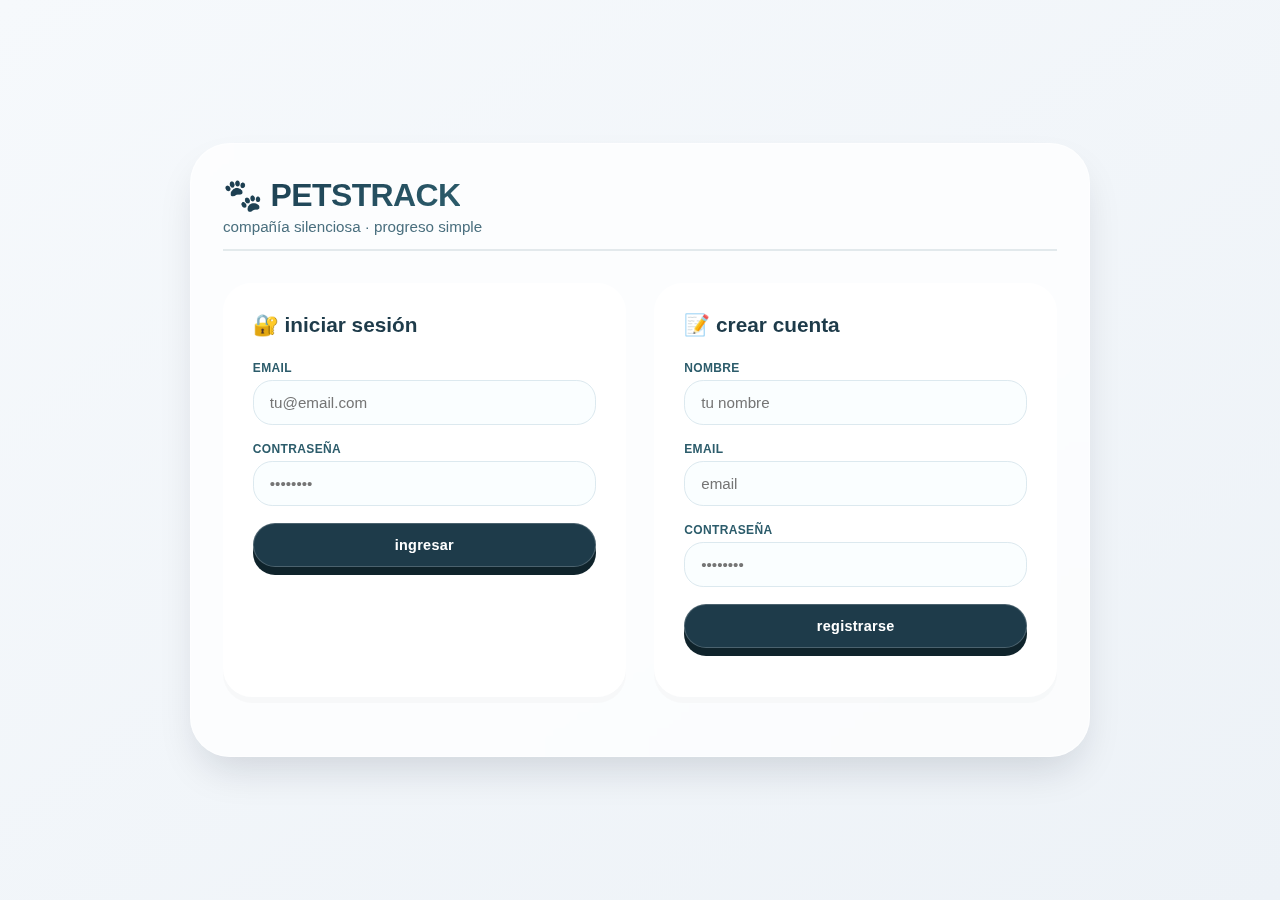
<file: petstrack/index.html>
<!doctype html>
<html lang="en">
  <head>
    <meta charset="UTF-8" />
    <meta name="viewport" content="width=device-width, initial-scale=1.0" />
    <title>PETSTRACK · tus mascotas</title>
    <style>
      /* ---------- CSS moderno, limpio, responsive ---------- */
      * {
        margin: 0;
        padding: 0;
        box-sizing: border-box;
        font-family:
          "Inter",
          -apple-system,
          BlinkMacSystemFont,
          "Segoe UI",
          Roboto,
          sans-serif;
      }

      body {
        background: linear-gradient(145deg, #f6f9fc 0%, #edf2f7 100%);
        min-height: 100vh;
        display: flex;
        justify-content: center;
        align-items: center;
        padding: 1.5rem;
      }

      .app {
        max-width: 900px;
        width: 100%;
        background: rgba(255, 255, 255, 0.75);
        backdrop-filter: blur(8px);
        -webkit-backdrop-filter: blur(8px);
        border-radius: 2.5rem;
        box-shadow: 0 20px 40px -10px rgba(0, 20, 40, 0.15);
        padding: 2rem 2rem 2.5rem;
        border: 1px solid rgba(255, 255, 255, 0.5);
      }

      h1,
      h2 {
        font-weight: 600;
        letter-spacing: -0.02em;
      }

      h1 {
        font-size: 2rem;
        background: linear-gradient(135deg, #1a3b4e, #2c5c6b);
        -webkit-background-clip: text;
        -webkit-text-fill-color: transparent;
        margin-bottom: 0.25rem;
        display: flex;
        align-items: center;
        gap: 0.5rem;
      }

      .sub {
        color: #4a6f7e;
        font-weight: 400;
        font-size: 0.95rem;
        margin-bottom: 2rem;
        border-bottom: 2px solid rgba(44, 92, 107, 0.12);
        padding-bottom: 0.9rem;
      }

      /* ---------- LOGIN / AUTH FORMS ---------- */
      .auth-container {
        display: flex;
        flex-wrap: wrap;
        gap: 1.8rem;
        justify-content: center;
        margin: 1rem 0 1.2rem;
      }

      .auth-card {
        background: white;
        padding: 1.8rem 1.8rem 2rem;
        border-radius: 1.8rem;
        box-shadow: 0 6px 0 rgba(0, 0, 0, 0.02);
        flex: 1 1 260px;
        border: 1px solid rgba(255, 255, 255, 0.6);
        transition: all 0.2s;
      }

      .auth-card h3 {
        font-size: 1.3rem;
        margin-bottom: 1.5rem;
        color: #1e3b4a;
        display: flex;
        gap: 0.5rem;
        align-items: center;
      }

      .input-group {
        margin-bottom: 1.1rem;
      }

      .input-group label {
        display: block;
        font-size: 0.75rem;
        text-transform: uppercase;
        letter-spacing: 0.03em;
        font-weight: 600;
        color: #2c5c6b;
        margin-bottom: 0.3rem;
      }

      .input-group input {
        width: 100%;
        padding: 0.8rem 1rem;
        border: 1.5px solid #dce9ef;
        border-radius: 1.2rem;
        font-size: 0.95rem;
        background: #fafeff;
        transition: 0.15s;
      }

      .input-group input:focus {
        border-color: #2c5c6b;
        outline: none;
        background: white;
        box-shadow: 0 0 0 4px rgba(44, 92, 107, 0.06);
      }

      .btn {
        background: #1e3b4a;
        color: white;
        font-weight: 600;
        padding: 0.8rem 1.8rem;
        border: none;
        border-radius: 2rem;
        font-size: 0.9rem;
        cursor: pointer;
        transition: 0.15s;
        border: 1px solid rgba(255, 255, 255, 0.2);
        box-shadow: 0 8px 0 #0f232b;
        width: 100%;
        letter-spacing: 0.3px;
      }

      .btn:hover {
        background: #265a68;
        transform: translateY(-2px);
        box-shadow: 0 10px 0 #0f232b;
      }

      .btn:active {
        transform: translateY(6px);
        box-shadow: 0 4px 0 #0f232b;
      }

      .btn-small {
        background: #2c5c6b;
        box-shadow: 0 4px 0 #1a3a44;
        padding: 0.55rem 1.2rem;
        font-size: 0.8rem;
      }

      .btn-small:hover {
        transform: translateY(-2px);
        box-shadow: 0 6px 0 #1a3a44;
      }

      /* ---------- PANEL MASCOTAS (rectángulos) ---------- */
      .pets-grid {
        display: flex;
        flex-direction: column;
        gap: 0.9rem;
        margin: 1.8rem 0 1.2rem;
      }

      .pet-card {
        background: white;
        border-radius: 1.5rem;
        padding: 1.2rem 1.8rem;
        display: flex;
        align-items: center;
        justify-content: space-between;
        box-shadow: 0 6px 0 #cbd5e0;
        border: 1px solid #edf2f7;
        transition: all 0.2s;
        cursor: pointer;
      }

      .pet-card:hover {
        background: #f9fcff;
        border-color: #a0c4cf;
        transform: scale(1.01);
      }

      .pet-name {
        font-size: 1.3rem;
        font-weight: 600;
        color: #1e3b4a;
        display: flex;
        align-items: center;
        gap: 0.5rem;
      }

      .pet-badge {
        background: #d4e6ed;
        padding: 0.2rem 0.8rem;
        border-radius: 2rem;
        font-size: 0.75rem;
        font-weight: 600;
        color: #1a3b4e;
      }

      /* ---------- PANEL ACTIVIDADES ---------- */
      .selected-header {
        background: #e6f0f3;
        border-radius: 1.5rem;
        padding: 1.2rem 1.8rem;
        margin: 1.5rem 0 1rem;
        display: flex;
        justify-content: space-between;
        align-items: center;
        border-left: 6px solid #2c5c6b;
      }

      .back-btn {
        background: none;
        border: 2px solid #2c5c6b;
        color: #1e3b4a;
        font-weight: 600;
        padding: 0.4rem 1.2rem;
        border-radius: 2.5rem;
        font-size: 0.8rem;
        cursor: pointer;
      }
      .add-owner-btn {
        background: none;
        border: 2px solid #2c5c6b;
        color: #1e3b4a;
        font-weight: 600;
        padding: 0.4rem 1.2rem;
        border-radius: 2.5rem;
        font-size: 0.8rem;
        cursor: pointer;
      }

      .activities-list {
        display: flex;
        flex-direction: column;
        gap: 0.8rem;
        margin-top: 0.8rem;
        max-height: 380px;
        overflow-y: auto;
        padding-right: 0.4rem;
      }

      .activity-item {
        background: white;
        border-radius: 1.2rem;
        padding: 1rem 1.3rem;
        display: flex;
        align-items: center;
        justify-content: space-between;
        border: 1px solid #e2eef2;
        transition: 0.1s;
      }

      .activity-item.completed {
        background: #e9ecef;
        opacity: 0.8;
        filter: grayscale(0.3);
        border-color: #bac8cc;
      }

      .activity-info h4 {
        font-size: 1rem;
        font-weight: 700;
        color: #1e3b4a;
      }

      .activity-info p {
        font-size: 0.8rem;
        color: #4f6f7c;
        margin-top: 0.2rem;
      }

      .progress-badge {
        background: #def0f2;
        padding: 0.3rem 0.9rem;
        border-radius: 2rem;
        font-weight: 600;
        font-size: 0.8rem;
        color: #0f494e;
      }

      .btn-progress {
        background: #3d7a8c;
        border: none;
        color: white;
        font-weight: 700;
        padding: 0.5rem 1.2rem;
        border-radius: 2rem;
        font-size: 0.9rem;
        box-shadow: 0 3px 0 #1f4853;
        cursor: pointer;
        transition: 0.06s;
      }

      .btn-progress:active {
        transform: translateY(3px);
        box-shadow: 0 1px 0 #1f4853;
      }

      .btn-progress:disabled {
        opacity: 0.5;
        box-shadow: none;
        transform: none;
        pointer-events: none;
      }

      .empty-state {
        text-align: center;
        padding: 2rem;
        color: #5a7a86;
        font-style: italic;
      }

      .logout-btn {
        background: none;
        border: 1.5px solid #accad1;
        color: #1a3b4e;
        padding: 0.4rem 1.2rem;
        border-radius: 2rem;
        font-weight: 500;
        float: right;
        cursor: pointer;
      }

      hr {
        border: 1px solid #cbdbe0;
        margin: 1.5rem 0 0.5rem;
      }

      .token-hidden {
        display: none;
      }

      ::-webkit-scrollbar {
        width: 6px;
      }
      ::-webkit-scrollbar-track {
        background: #dbe9ed;
        border-radius: 10px;
      }
      ::-webkit-scrollbar-thumb {
        background: #2c5c6b;
        border-radius: 10px;
      }
      .btn-remove-owner,
      .btn-delete {
        background: #dc3545;
        border: none;
        color: white;
        font-weight: 600;
        padding: 0.5rem 0.8rem;
        border-radius: 2rem;
        font-size: 0.9rem;
        box-shadow: 0 3px 0 #a11f2b;
        cursor: pointer;
        transition: 0.06s;
        min-width: 45px;
      }

      .btn-remove-owner:hover,
      .btn-delete:hover {
        background: #c82333;
        transform: translateY(-2px);
        box-shadow: 0 5px 0 #a11f2b;
      }

      .btn-remove-owner:hover,
      .btn-delete:active {
        transform: translateY(3px);
        box-shadow: 0 1px 0 #a11f2b;
      }
    </style>
  </head>
  <body>
    <div class="app" id="app">
      <!-- cabecera -->
      <div
        style="
          display: flex;
          justify-content: space-between;
          align-items: baseline;
        "
      >
        <h1>🐾 PETSTRACK</h1>
        <button id="logoutBtn" class="logout-btn" style="display: none">
          ⤿ salir
        </button>
      </div>
      <span id="userData"></span>
      <div class="sub">compañía silenciosa · progreso simple</div>

      <!-- ========== AUTH SECTION ========== -->
      <div id="authSection">
        <div class="auth-container">
          <!-- LOGIN -->
          <div class="auth-card">
            <h3>🔐 iniciar sesión</h3>
            <div class="input-group">
              <label>email</label>
              <input
                type="email"
                id="loginEmail"
                placeholder="tu@email.com"
                autocomplete="off"
              />
            </div>
            <div class="input-group">
              <label>contraseña</label>
              <input type="password" id="loginPass" placeholder="••••••••" />
            </div>
            <button id="loginBtn" class="btn">ingresar</button>
            <p
              id="loginError"
              style="
                color: #b33;
                font-size: 0.75rem;
                margin-top: 1rem;
                min-height: 1.2rem;
              "
            ></p>
          </div>
          <!-- SIGNIN -->
          <div class="auth-card">
            <h3>📝 crear cuenta</h3>
            <div class="input-group">
              <label>nombre</label>
              <input type="text" id="signName" placeholder="tu nombre" />
            </div>
            <div class="input-group">
              <label>email</label>
              <input type="email" id="signEmail" placeholder="email" />
            </div>
            <div class="input-group">
              <label>contraseña</label>
              <input type="password" id="signPass" placeholder="••••••••" />
            </div>
            <button id="signinBtn" class="btn">registrarse</button>
            <p
              id="signError"
              style="color: #b33; font-size: 0.75rem; margin-top: 1rem"
            ></p>
          </div>
        </div>
      </div>

      <!-- ========== PANEL MASCOTAS (logueado) ========== -->
      <div id="petsSection" style="display: none">
        <div
          style="
            display: flex;
            justify-content: space-between;
            align-items: center;
            margin: 0.5rem 0 0.2rem;
          "
        >
          <h2 style="font-size: 1.6rem; color: #1e3b4a">🐕 tus mascotas</h2>
          <!-- (más adelante: form crear mascota simple) -->
        </div>
        <!-- mini form nueva mascota -->
        <div style="display: flex; gap: 0.5rem; margin-bottom: 1rem">
          <input
            type="text"
            id="newPetName"
            placeholder="nombre del nuevo amigo"
            style="
              flex: 1;
              padding: 0.7rem 1.2rem;
              border-radius: 2rem;
              border: 1.5px solid #d4e2e9;
            "
          />
          <button id="addPetBtn" class="btn-small" style="width: auto">
            + agregar
          </button>
        </div>
        <!-- contenedor mascotas -->
        <div id="petsList" class="pets-grid"></div>
        <p id="petsError" style="color: #b33; font-size: 0.8rem"></p>
      </div>

      <!-- ========== PANEL ACTIVIDADES (mascota seleccionada) ========== -->
      <div id="activitySection" style="display: none">
        <div id="selectedPetHeader" class="selected-header">
          <!-- se llena con js -->
        </div>
        <div id="activitiesContainer" class="activities-list"></div>
        <p
          id="activityError"
          style="color: #b33; font-size: 0.8rem; margin-top: 0.8rem"
        ></p>

        <!-- mini formulario para nueva actividad (sencillo) -->
        <div
          style="
            margin-top: 1.8rem;
            background: #f0f6f9;
            padding: 1.3rem;
            border-radius: 1.5rem;
          "
        >
          <h4 style="margin-bottom: 0.8rem; color: #1e3b4a">
            ➕ nueva actividad
          </h4>
          <div style="display: flex; flex-wrap: wrap; gap: 0.6rem">
            <input
              type="text"
              id="newActName"
              placeholder="ej: paseo"
              style="
                flex: 2;
                min-width: 140px;
                padding: 0.7rem 1rem;
                border-radius: 2rem;
                border: 1.5px solid #c8dce3;
              "
            />
            <input
              type="number"
              id="newActTimes"
              placeholder="veces"
              value="10"
              min="1"
              style="
                width: 85px;
                padding: 0.7rem;
                border-radius: 2rem;
                border: 1.5px solid #c8dce3;
              "
            />
            <input
              type="text"
              id="newActDesc"
              placeholder="descripción (opcional)"
              style="
                flex: 2;
                padding: 0.7rem 1rem;
                border-radius: 2rem;
                border: 1.5px solid #c8dce3;
              "
            />
            <button
              id="createActivityBtn"
              class="btn-small"
              style="background: #2c5c6b; box-shadow: 0 4px 0 #1a3a44"
            >
              crear
            </button>
          </div>
        </div>
        <button id="deleteOwnership" class="btn-remove-owner">
          Dejar de ser dueño
        </button>
      </div>
    </div>

    <script>
      (function () {
        "use strict";

        // ---------- CONST ----------
        const API_BASE = "https://petstrack.deno.dev"; // mismo origen (relativo)
        let JWT_TOKEN = localStorage.getItem("pettrack_token") || "";

        // ---------- DOM elements ----------
        const authSection = document.getElementById("authSection");
        const petsSection = document.getElementById("petsSection");
        const activitySection = document.getElementById("activitySection");
        const logoutBtn = document.getElementById("logoutBtn");
        const userData = document.getElementById("userData");

        // login / sign
        const loginEmail = document.getElementById("loginEmail");
        const loginPass = document.getElementById("loginPass");
        const loginBtn = document.getElementById("loginBtn");
        const loginError = document.getElementById("loginError");
        const signName = document.getElementById("signName");
        const signEmail = document.getElementById("signEmail");
        const signPass = document.getElementById("signPass");
        const signinBtn = document.getElementById("signinBtn");
        const signError = document.getElementById("signError");

        // pets
        const petsList = document.getElementById("petsList");
        const newPetName = document.getElementById("newPetName");
        const addPetBtn = document.getElementById("addPetBtn");
        const petsError = document.getElementById("petsError");
        const deleteOwnership = document.getElementById("deleteOwnership");

        // activities
        const selectedPetHeader = document.getElementById("selectedPetHeader");
        const activitiesContainer = document.getElementById(
          "activitiesContainer",
        );
        const activityError = document.getElementById("activityError");
        const newActName = document.getElementById("newActName");
        const newActTimes = document.getElementById("newActTimes");
        const newActDesc = document.getElementById("newActDesc");
        const createActivityBtn = document.getElementById("createActivityBtn");

        // estado actual
        let currentUserId = null;
        let currentPets = [];
        let selectedPetId = null;
        let selectedPetName = "";

        // ---------- UTILS ----------
        async function request(endpoint, options = {}) {
          const headers = {
            "Content-Type": "application/json",
            ...(options.headers || {}),
          };
          if (JWT_TOKEN) {
            headers["Authorization"] = `Bearer ${JWT_TOKEN}`;
          }
          const res = await fetch(`${API_BASE}${endpoint}`, {
            ...options,
            headers,
          });
          let data;
          const contentType = res.headers.get("content-type") || "";
          if (contentType.includes("application/json")) {
            data = await res.json();
          } else {
            data = await res.text();
          }
          return { res, data };
        }

        // manejo de JWT
        function setToken(token) {
          JWT_TOKEN = token;
          localStorage.setItem("pettrack_token", token);
        }
        function clearToken() {
          JWT_TOKEN = "";
          localStorage.removeItem("pettrack_token");
        }

        // decodificar payload simple (solo para leer userId)
        function parseJwt(token) {
          try {
            const base64Url = token.split(".")[1];
            const base64 = base64Url.replace(/-/g, "+").replace(/_/g, "/");
            const jsonPayload = decodeURIComponent(
              atob(base64)
                .split("")
                .map(
                  (c) => "%" + ("00" + c.charCodeAt(0).toString(16)).slice(-2),
                )
                .join(""),
            );
            return JSON.parse(jsonPayload);
          } catch (e) {
            return null;
          }
        }

        // ---------- VISTAS ----------
        function showAuth() {
          authSection.style.display = "block";
          petsSection.style.display = "none";
          activitySection.style.display = "none";
          logoutBtn.style.display = "none";
        }
        function showPets() {
          authSection.style.display = "none";
          petsSection.style.display = "block";
          activitySection.style.display = "none";
          logoutBtn.style.display = "block";
          loadPets();
        }
        function showActivities(petId, petName) {
          selectedPetId = petId;
          selectedPetName = petName;
          authSection.style.display = "none";
          petsSection.style.display = "none";
          activitySection.style.display = "block";
          logoutBtn.style.display = "block";
          // header
          selectedPetHeader.innerHTML = `
                  <span style="display:flex; align-items:center; gap:6px;"><span style="font-size:1.8rem;">🐶</span> <strong style="font-size:1.5rem;">${petName}</strong> <span style="background:#fff; padding:0.2rem 0.7rem; border-radius:40px; font-size:0.75rem;">#${petId}</span></span>
                <div>
                  <button id="backToPetsBtn" class="back-btn">← volver</button>
                  <button id="sharePet"  class="add-owner-btn">Agregar dueño</button>
                </div>
                `;
          document
            .getElementById("backToPetsBtn")
            .addEventListener("click", () => {
              showPets();
            });
          document.getElementById("sharePet")?.addEventListener("click", () => {
            sharePets(selectedPetId);
          });
          deleteOwnership.addEventListener(
            "click",
            async () => {
              const pet = Number(petId);
              if (!JWT_TOKEN || isNaN(pet)) return showAuth();
              if (
                !confirm(
                  "¿Estás seguro de que ya no quieres se dueño de esta mascota?",
                ) ||
                !confirm("Acepte para poder seguir")
              )
                return;
              try {
                const { res, data } = await request(
                  `/api/pets/ownership?id=${pet}`,
                  { method: "DELETE" },
                );
                if (res.status === 200) {
                  alert("Ya no eres dueño de esta mascota");
                  showPets();
                } else {
                  alert("error inesperado, intente de nuevo");
                }
              } catch (e) {
                alert("Hubo un error intente de nuevo!");
              }
            },
            { once: true },
          );
          loadActivities(petId);
        }

        async function setUserData() {
          try {
            const { res, data } = await request("/api/users", {
              method: "GET",
            });
            if (res.status === 200) {
              userData.innerHTML = `<h3>👤 ${data.username}</h3><span class="pet-badge">ID ${data.userId}</span>`;
            } else {
              alert("error inesperado, intente de nuevo");
            }
          } catch (e) {
            alert("error de red");
          }
        }

        // ---------- LOGIN ----------
        loginBtn.addEventListener("click", async () => {
          const email = loginEmail.value.trim();
          const pass = loginPass.value.trim();
          if (!email || !pass) {
            loginError.innerText = "email y contraseña requeridos";
            return;
          }
          loginError.innerText = "";
          try {
            const { res, data } = await request("/api/login", {
              method: "POST",
              body: JSON.stringify({ email, pass }),
            });
            if (res.status === 200) {
              setToken(data); // token texto plano
              const payload = parseJwt(data);
              if (payload?.userId) currentUserId = payload.userId;
              showPets();
              setUserData();
              loginEmail.value = "";
              loginPass.value = "";
              loginError.innerText = "";
            } else {
              loginError.innerText = data || "credenciales inválidas";
            }
          } catch (e) {
            loginError.innerText = "error de conexión";
          }
        });

        // ---------- SIGNIN ----------
        signinBtn.addEventListener("click", async () => {
          const name = signName.value.trim();
          const email = signEmail.value.trim();
          const pass = signPass.value.trim();
          if (!name || !email || !pass) {
            signError.innerText = "completa todos los campos";
            return;
          }
          signError.innerText = "";
          try {
            const { res, data } = await request("/api/signin", {
              method: "POST",
              body: JSON.stringify({ name, email, pass }),
            });
            if (res.status === 201) {
              setToken(data);
              const payload = parseJwt(data);
              if (payload?.userId) currentUserId = payload.userId;
              showPets();
              setUserData();
              signName.value = "";
              signEmail.value = "";
              signPass.value = "";
              signError.innerText = "";
            } else {
              signError.innerText =
                typeof data === "string" ? data : "error al crear cuenta";
            }
          } catch (e) {
            signError.innerText = "error de red";
          }
        });

        // ---------- CREAR MASCOTAS ----------

        addPetBtn.addEventListener("click", async () => {
          if (!JWT_TOKEN) return showAuth();
          if (newPetName.value.trim().length0 === 0) {
            signError.innerText = "Introduce un nombre";
            return;
          }

          try {
            const { res, data } = await request("/api/pets", {
              method: "POST",
              body: JSON.stringify({ name: newPetName.value.trim() }),
            });
            if (res.status === 201) {
              // ✅ NORMALIZAR: extraer pets del formato { pets: { id, name } }

              loadPets();
            } else if (res.status === 401) {
              clearToken();
              showAuth();
            } else {
              petsError.innerText = "no se pudieron cargar las mascotas";
            }
          } catch (e) {
            petsError.innerText = "error al cargar";
          }
        });

        // ---------- CARGAR MASCOTAS ----------
        // Reemplaza la función renderPets y la función loadActivities

        // ---------- CARGAR MASCOTAS (lista) ----------
        async function loadPets() {
          if (!JWT_TOKEN) return showAuth();
          try {
            const { res, data } = await request("/api/pets", { method: "GET" });
            if (res.status === 200) {
              // ✅ NORMALIZAR: extraer pets del formato { pets: { id, name } }
              currentPets = Array.isArray(data)
                ? data.map((item) =>
                    item.pets
                      ? { id: item.pets.id, name: item.pets.name }
                      : item,
                  )
                : [];
              renderPets(currentPets);
              petsError.innerText = "";
            } else if (res.status === 401) {
              clearToken();
              showAuth();
            } else {
              petsError.innerText = "no se pudieron cargar las mascotas";
            }
          } catch (e) {
            petsError.innerText = "error al cargar";
          }
        }

        function renderPets(pets) {
          if (!pets.length) {
            petsList.innerHTML = `<div class="empty-state">✨ aún no tienes mascotas · agrega una</div>`;
            return;
          }

          let html = "";
          pets.forEach((pet) => {
            html += `
              <div class="pet-card" data-pet-id="${pet.id}" data-pet-name="${pet.name}">
                <span class="pet-name">🐾 ${pet.name}</span>
                <span class="pet-badge">ID ${pet.id}</span>
              </div>
            `;
          });
          petsList.innerHTML = html;

          document.querySelectorAll(".pet-card").forEach((el) => {
            el.addEventListener("click", (e) => {
              const id = el.dataset.petId;
              const name = el.dataset.petName;
              showActivities(parseInt(id), name);
            });
          });
        }
        // ------- SHARE PETS ------
        async function sharePets(petId) {
          const pet = Number(petId);
          if (!JWT_TOKEN || isNaN(pet)) {
            alert("Vuelva a iniciar sesion!");
            return;
          }
          const id = Number(prompt("Por favor ingresa el id de la persona:"));
          if (isNaN(Number(id))) {
            alert("Debe ser un numero!");
            return;
          }
          try {
            const { res, data } = await request(`/api/pets/share?id=${petId}`, {
              method: "POST",
              body: JSON.stringify({ newOwner: id, petId: pet }),
            });
            if (res.status === 201) alert("Dueño agregado!");
            else alert("No se pudo agregar el dueño");
          } catch (e) {
            alert("Hubo un error intente de nuevo!");
          }
        }

        // ---------- CARGAR ACTIVIDADES (por mascota) ----------
        async function loadActivities(petId) {
          if (!JWT_TOKEN || !petId) return;
          activityError.innerText = "";
          try {
            const { res, data } = await request(`/api/pets?id=${petId}`, {
              method: "GET",
            });
            if (res.status === 200) {
              // ✅ ESTRUCTURA RECIBIDA:
              // {
              //   owner: 4,
              //   pet: 1,
              //   pets: {
              //     id: 1,
              //     name: "perro de pepe",
              //     activity: [ ... ]
              //   }
              // }

              const petData = data.pets;
              const activities = petData.activity || [];

              // Actualizar header con info de la mascota
              selectedPetId = petId;
              selectedPetName = petData.name;

              selectedPetHeader.innerHTML = `
                <span style="display:flex; align-items:center; gap:6px;">
                  <span style="font-size:1.8rem;">🐶</span>
                  <strong style="font-size:1.5rem;">${petData.name}</strong>
                  <span style="background:#fff; padding:0.2rem 0.7rem; border-radius:40px; font-size:0.75rem;">#${petData.id}</span>
                </span>
                <div>
                  <button id="backToPetsBtn" class="back-btn">← volver</button>
                  <button id="sharePet" class="add-owner-btn">Agregar dueño</button>
                </div>
              `;
              document
                .getElementById("backToPetsBtn")
                ?.addEventListener("click", () => {
                  showPets();
                });
              document
                .getElementById("sharePet")
                ?.addEventListener("click", () => {
                  sharePets(selectedPetId);
                });

              renderActivities(activities);
            } else if (res.status === 404) {
              activityError.innerText =
                "mascota no encontrada o no te pertenece";
            } else {
              activityError.innerText = "error al cargar actividades";
            }
          } catch (e) {
            activityError.innerText = "error de red";
          }
        }

        // Reemplaza la función renderActivities con esta versión:

        function renderActivities(activities) {
          if (!activities || activities.length === 0) {
            activitiesContainer.innerHTML = `<div class="empty-state">📭 esta mascota no tiene actividades · crea una</div>`;
            return;
          }

          let html = "";
          activities.forEach((act) => {
            const progress = act.progress ?? 0;
            const times = act.times ?? 1;
            const completed = act.completed || progress >= times;
            const percent = Math.min(100, Math.floor((progress / times) * 100));
            // Formatear fecha
            const fecha = new Date(act.created_at);
            const fechaFormateada = fecha.toLocaleDateString("es", {
              day: "2-digit",
              month: "2-digit",
              year: "numeric",
            });

            html += `
            <div class="activity-item ${completed ? "completed" : ""}" data-activity-id="${act.id}">
              <div class="activity-info">
                  </span>
      <span style="font-size:0.7rem; background:#e2eaee; padding:0.01rem 0.2rem; border-radius:20px;">${fechaFormateada}</span>
                </p>
      <h4>${act.name} ${act.description ? "· " + act.description : ""} </h4>
                <p style="display:flex; gap:0.5rem; align-items:center;">
                  <span class="progress-badge">${progress}/${times}</span>
                  <span style="font-size:0.7rem; background:#e2eaee; padding:0.2rem 0.6rem; border-radius:20px;">
                    ${percent}%
              </div>
              <div style="display: flex; gap: 0.5rem;">
                ${
                  !completed
                    ? `<button class="btn-progress" data-act-id="${act.id}">+1</button>`
                    : ""
                }
                <button class="btn-delete" data-act-id="${act.id}" title="Eliminar actividad">🗑️</button>
              </div>
            </div>
          `;
          });

          activitiesContainer.innerHTML = html;

          // botones incrementar
          document.querySelectorAll(".btn-progress").forEach((btn) => {
            btn.addEventListener("click", async (e) => {
              e.stopPropagation();
              const actId = btn.dataset.actId;
              await incrementProgress(actId);
            });
          });

          // botones eliminar
          document.querySelectorAll(".btn-delete").forEach((btn) => {
            btn.addEventListener("click", async (e) => {
              e.stopPropagation();
              const actId = btn.dataset.actId;
              await deleteActivity(actId);
            });
          });
        }

        // Nueva función para eliminar actividad
        async function deleteActivity(activityId) {
          if (!JWT_TOKEN) return;

          // Confirmar antes de eliminar
          if (
            !confirm("¿Estás seguro de que quieres eliminar esta actividad?")
          ) {
            return;
          }

          try {
            const { res, data } = await request(
              `/api/activity?id=${activityId}`,
              {
                method: "DELETE",
              },
            );

            if (res.status === 200) {
              // recargar actividades de la mascota seleccionada
              if (selectedPetId) loadActivities(selectedPetId);
              // Mostrar mensaje de éxito (opcional)
              // alert('Actividad eliminada correctamente');
            } else {
              let msg = typeof data === "string" ? data : "no se pudo eliminar";

              if (res.status === 403) {
                alert("No eres dueño de esta mascota");
              } else if (res.status === 404) {
                alert("Actividad no encontrada");
              } else if (res.status === 400) {
                alert("La actividad ya está eliminada");
              } else {
                alert("Error: " + msg);
              }
            }
          } catch (e) {
            alert("Error al conectar con el servidor");
          }
        }
        // ---------- INCREMENTAR PROGRESO (RPC) ----------
        async function incrementProgress(activityId) {
          if (!JWT_TOKEN) return;
          try {
            const { res, data } = await request(
              "/api/activity/increment?id=" + activityId,
              {
                method: "POST",
                body: JSON.stringify({}),
              },
            );
            if (res.status === 200) {
              // recargar actividades de la mascota seleccionada
              if (selectedPetId) loadActivities(selectedPetId);
            } else {
              let msg =
                typeof data === "string" ? data : "no se pudo incrementar";
              if (res.status === 400) alert("actividad ya completada");
              else if (res.status === 403) alert("no eres el starter");
              else if (res.status === 404) alert("actividad no encontrada");
              else alert(msg);
            }
          } catch (e) {
            alert("error al conectar");
          }
        }

        // ---------- CREAR ACTIVIDAD ----------
        createActivityBtn.addEventListener("click", async () => {
          if (!selectedPetId) return;
          const name = newActName.value.trim();
          const times = newActTimes.value.trim();
          const desc = newActDesc.value.trim();
          if (!name || !times) {
            activityError.innerText = "nombre y veces requeridos";
            return;
          }
          activityError.innerText = "";
          const activityBody = {
            pet: selectedPetId,
            name: name,
            times: Number(times),
          };
          if (desc) activityBody.description = desc; // solo incluir descripción si no está vacía
          try {
            const { res } = await request("/api/activity", {
              method: "POST",
              body: JSON.stringify(activityBody),
            });
            if (res.status === 201) {
              newActName.value = "";
              newActTimes.value = "10";
              newActDesc.value = "";
              loadActivities(selectedPetId);
            } else if (res.status === 403) {
              activityError.innerText = "no eres dueño de esta mascota";
            } else {
              activityError.innerText = "error al crear actividad";
            }
          } catch (e) {
            activityError.innerText = "error de red";
          }
        });

        // ---------- LOGOUT ----------
        logoutBtn.addEventListener("click", () => {
          clearToken();
          currentUserId = null;
          selectedPetId = null;
          userData.innerHTML = "";
          showAuth();
        });

        // ---------- INICIO: sesión activa? ----------
        async function init() {
          if (JWT_TOKEN) {
            const payload = parseJwt(JWT_TOKEN);
            if (payload?.userId && payload.exp * 1000 > Date.now()) {
              currentUserId = payload.userId;
              setUserData();
              showPets();
            } else {
              clearToken();
              showAuth();
            }
          } else {
            showAuth();
          }
        }
        init();
      })();
    </script>
  </body>
</html>
</file>
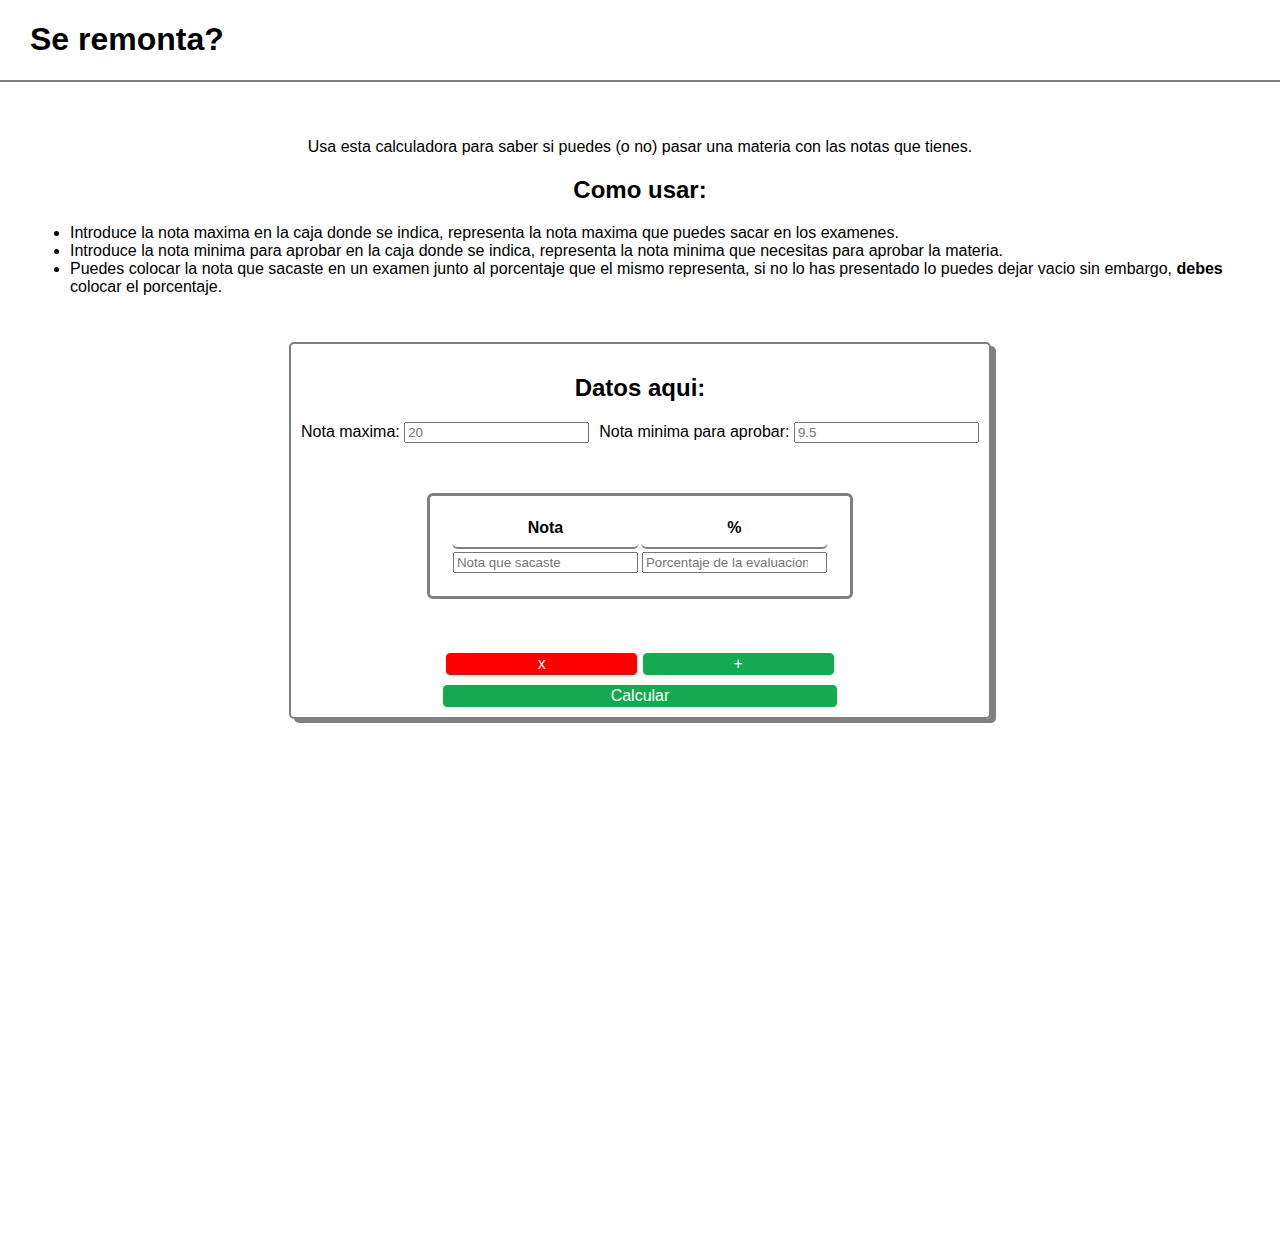
<file: se-remonta/src/index.html>
<!DOCTYPE html>
<html id="html">
  <head>
    <link rel="stylesheet" href="styles/styles.css">
  </head>
<body>
  <header><h1>Se remonta?</h1></header>
    <article id="context">
    <p>
      Usa esta calculadora para saber si puedes (o no) pasar una materia con las notas que tienes.
    </p>
      <h2>Como usar:</h2>
      <ul>
        <li>
          Introduce la nota maxima en la caja donde se indica, representa la nota maxima que puedes sacar en los examenes.
        </li>
        <li>
          Introduce la nota minima para aprobar en la caja donde se indica, representa la nota minima que necesitas para aprobar la materia.
        </li>
        <li>
          Puedes colocar la nota que sacaste en un examen junto al porcentaje que el mismo representa, si no lo has presentado lo puedes dejar vacio sin embargo, <strong>debes</strong> colocar el porcentaje.
        </li>
      </ul>
    </article>
  <form id="form">
      <h2>Datos aqui:</h2>
      <div>
        <span>
          <label for="nota_maxima">Nota maxima:</label>
          <input required type="number" step="0.01" name="nota_maxima" id = "nota_maxima" placeholder="20" min='0'/>
        </span>
        <span>
          <label for="nota_min_aprobatoria">Nota minima para aprobar:</label>
          <input required type="number" step="0.01" name="nota_min_aprobatoria" id="nota_min_aprobatoria" placeholder="9.5" min='0'/>
        </span>
      </div>
      <table id = "table">
        <thead>
          <tr>
            <th>Nota</th>
            <th>%</th>
          </tr>
        </thead>
        <tr id = "tr">
          <th scope="row">
            <input type="number" step="0.01" name="nota" placeholder="Nota que sacaste" min='0'/>
          </th>
          <th>
            <input required type="number" step="0.01" name="porcentaje" placeholder="Porcentaje de la evaluacion" min='0'/>
          </th>
        </tr>
      </table>

      <span>
        <button type="button" id = "elim">x</button>
        <button type="button" id="agg">+</button>
      </span>
      <button id="calcular" >Calcular</button>
    </form>
    <div id="loader">      <span style="--i:1"></span>
      <span style="--i:2"></span>
      <span style="--i:3"></span>
</div>
    <section  id="mensaje">

      <h2></h2>
      <img id="gif" >
      <button id="close" type="button">Cerrar</button>
    </section>
    <div id="canPassTables">
    </div>

  </body>
  <script defer src="scripts/index.js" ></script>
</html>
</file>
<file: se-remonta/src/styles/styles.css>
:root{
  --outline: gray;
}
 
 
/*
*{
  border: 3px dotted red;
}
*/
header{
  border-bottom:2px solid var(--outline);
  width: 100%;
  margin-bottom: 10px;
  & h1{
    margin-left:30px;
  }
}
body{
  font-family:'Poppins',sans-serif;
    display: flex;
  flex-direction: column;
  align-items: center;
  justify-content: center;
  margin: 0;

}
button{
width: 100%;
  background-color: #13aa52;
  border: 1px solid #13aa52;
  border-radius: 4px;
  box-shadow: rgba(0, 0, 0, .1) 0 2px 4px 0;
  box-sizing: border-box;
  color: #fff;
  cursor: pointer;
  font-size: 16px;
  font-weight: 400;
  outline: none;
  outline: 0;
  text-align: center;
  transform: translateY(0);
  transition: transform 150ms, box-shadow 150ms;
  user-select: none;
  -webkit-user-select: none;
  touch-action: manipulation;
  &:hover {
  box-shadow: rgba(0, 0, 0, .15) 0 3px 9px 0;
  transform: translateY(-2px);
  }

}
#elim{
  background-color:red;
  border-color: red;

}
form{
  display: flex;
  flex-direction: column;
  align-items: center;
  justify-content: center;
  & #table{

    margin: 50px;
    padding: 20px;
    border: 3px solid var(--outline);

      border-radius:6px;
    &>thead>tr>th{
      
      border-bottom:2px solid var(--outline);
      border-radius:6px;
      padding-bottom:10px;

    }
  }
  & #calcular{
    width: 58%;
  }
  border: 2px solid var(--outline);
      border-radius:13px;
  border-radius: 5px;
  box-shadow: 5px 4px 0px var(--outline);
  padding: 10px;
  margin:20px;
  & div{
    display: flex;
    flex-wrap:wrap;
    justify-content: center;
    gap: 10px;
  }
  &>span{
  margin: 4px 10px 10px;
  display: flex;
  width:58%;
    & button{
      margin: 0 3px;
    }
}
}



section{
  display: none;
  flex-direction: column;
  position: fixed;
  top: 50%;
  left: 50%;
  -webkit-transform: translate(-50%, -50%);
  transform: translate(-50%, -50%);
  z-index: 1;
  background-color: #fff;
  border-radius: 5px;
  border: 2px solid var(--outline);
  box-shadow: -5px 4px 0px var(--outline);
  align-items: center;
}
#canPassTables{
  overflow: scroll;
  height: 500px;
}
#context{
  text-align: center;
  margin: 20px;
  margin-bottom: 0;
  padding: 10px;
  & ul{
    text-align: left;
  }
}
#loader{
  display: none;
  position: fixed;
  top: 50%;
  left: 50%;
  -webkit-transform: translate(-50%, -50%);
  transform: translate(-50%, -50%);
  z-index: 1;
  gap: 50px;
  & span{
    display: inline-block;
    background-color: var(--outline);
    width: 100px;
    height: 100px;
    border-radius: 50%;
    animation: loading 1s ease-in-out infinite  alternate;
    animation-delay:calc(0.3s * var(--i)); 
  }
}
@keyframes loading{
30%,
100%{
  scale: 1.2;
  background-color: #8080805c;
}

}
</file>
